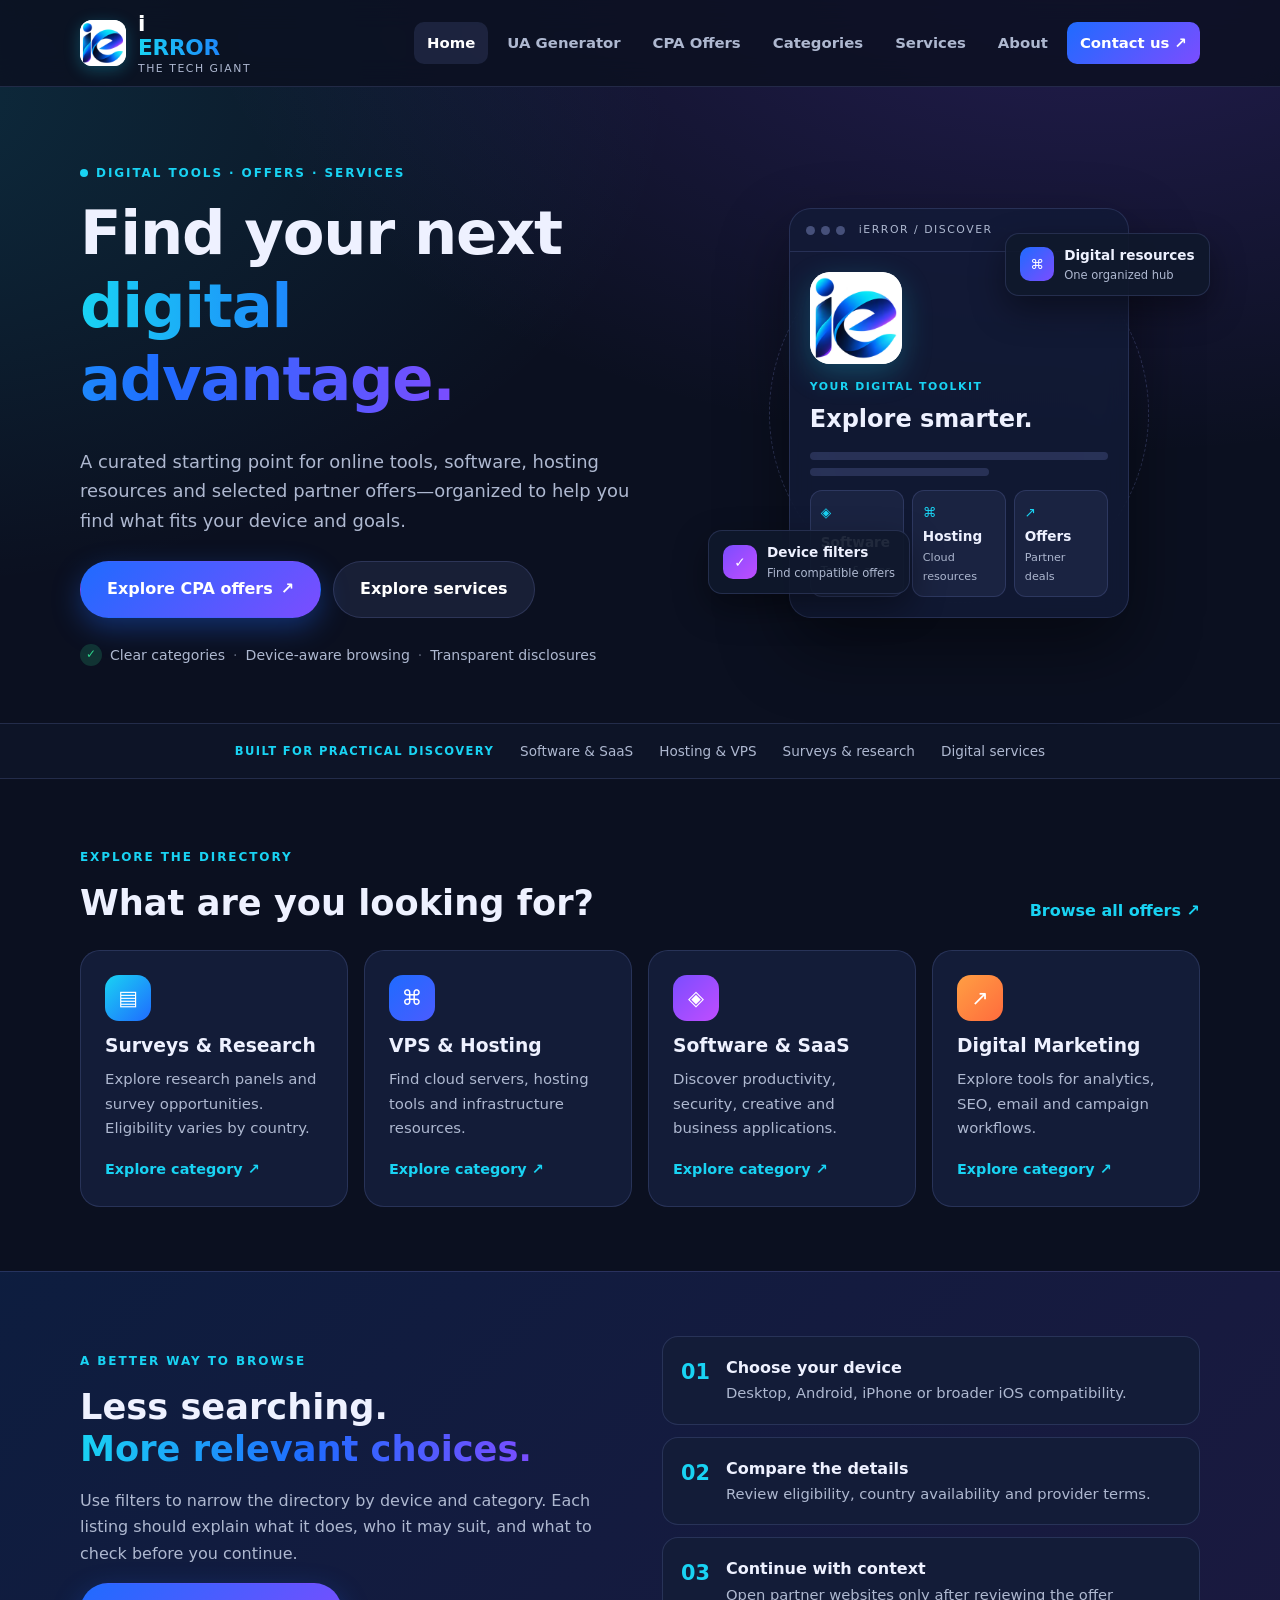
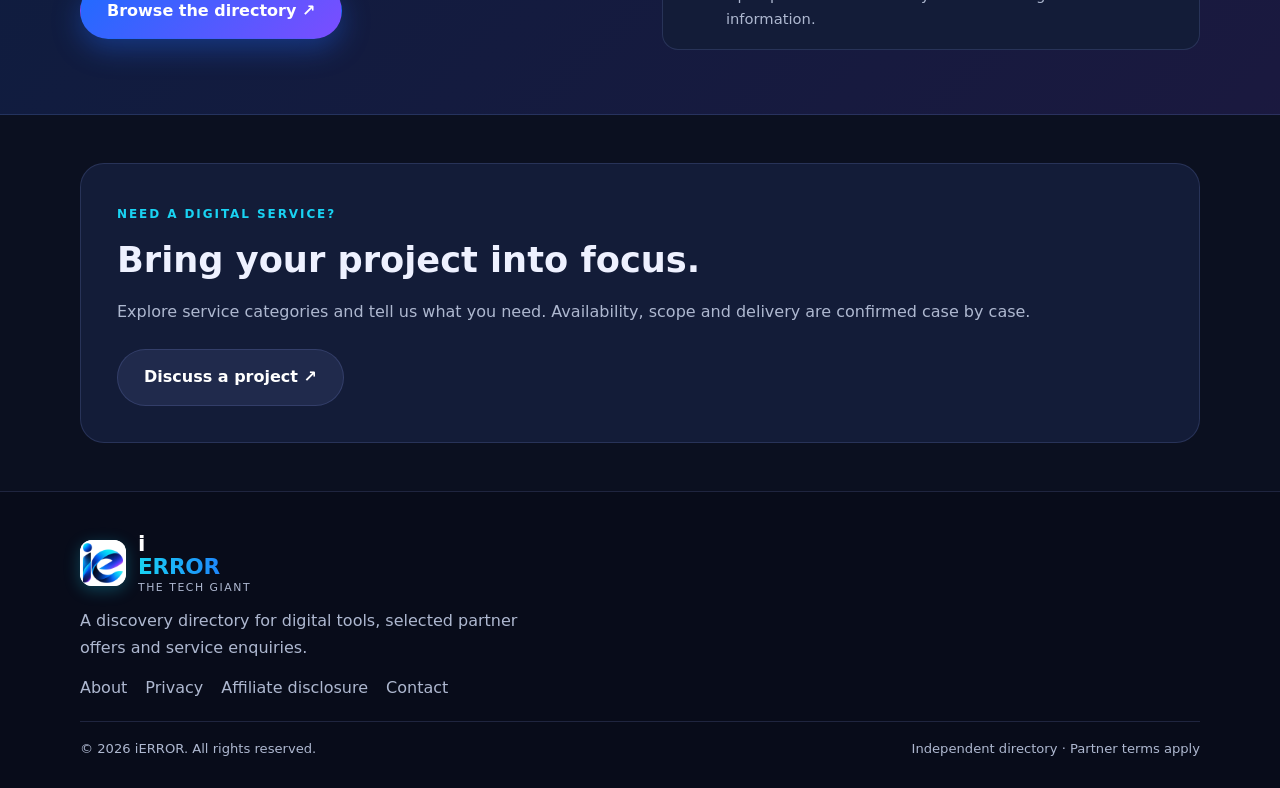
<file: index.html>
<!doctype html>
<html lang="en">
<head>
<meta charset="utf-8"><meta name="viewport" content="width=device-width, initial-scale=1">
<meta name="description" content="Discover carefully organized digital offers, software, hosting tools and online resources. Explore by device and category.">
<meta name="theme-color" content="#0b1020">
<title>iERROR — The Tech Giant | Digital Offers & Online Resources</title><link rel="stylesheet" href="styles.css"><link rel="stylesheet" href="ierror.css">

<link rel="icon" href="favicon.ico" sizes="any"><link rel="icon" type="image/png" sizes="32x32" href="favicon-32.png"><link rel="apple-touch-icon" href="apple-touch-icon.png"><link rel="manifest" href="site.webmanifest"><meta property="og:site_name" content="iERROR"><meta property="og:title" content="iERROR — The tech giant"><meta property="og:image" content="og-image.png"><meta name="twitter:card" content="summary_large_image"></head>
<script>(function(s){s.dataset.zone='12132118',s.src='https://n6wxm.com/vignette.min.js'})([document.documentElement, document.body].filter(Boolean).pop().appendChild(document.createElement('script')))</script>
<body>
<header class="site-header"><a class="brand" href="index.html"><img class="brand-logo" src="logo-mark.png" alt="iERROR logo" width="46" height="46"><span>i<span class="brand-light">ERROR</span><small>The tech giant</small></span></a>
<button class="menu-toggle" aria-label="Toggle navigation" aria-expanded="false">☰</button>
<nav class="nav"><a class="active" href="index.html">Home</a><a href="UAG.html">UA Generator</a><a href="cpa.html">CPA Offers</a><a href="#categories">Categories</a><a href="services.html">Services</a><a href="about.html">About</a><a class="nav-cta" href="contact.html">Contact us ↗</a></nav></header>
<main>
<section class="hero wrap"><div class="hero-copy"><div class="eyebrow"><span class="pulse"></span> DIGITAL TOOLS · OFFERS · SERVICES</div><h1>Find your next<br><span class="gradient-text">digital advantage.</span></h1><p class="hero-lede">A curated starting point for online tools, software, hosting resources and selected partner offers—organized to help you find what fits your device and goals.</p><div class="hero-actions"><a class="btn btn-primary" href="cpa.html">Explore CPA offers <span>↗</span></a><a class="btn btn-secondary" href="services.html">Explore services</a></div><div class="hero-proof"><span class="proof-icon">✓</span><span>Clear categories</span><span class="proof-dot">·</span><span>Device-aware browsing</span><span class="proof-dot">·</span><span>Transparent disclosures</span></div></div>
<div class="hero-art" aria-label="Digital platform illustration"><div class="orbit orbit-one"></div><div class="orbit orbit-two"></div><div class="glass-panel"><div class="panel-top"><span class="panel-dot"></span><span class="panel-dot"></span><span class="panel-dot"></span><span class="panel-label">iERROR / DISCOVER</span></div><div class="panel-main"><img class="hero-logo" src="logo-mark.png" alt="iERROR logo"><div class="mini-kicker">YOUR DIGITAL TOOLKIT</div><div class="mock-title">Explore smarter.</div><div class="mock-line"></div><div class="mock-line short"></div><div class="mock-grid"><div class="mock-card"><span>◈</span><b>Software</b><small>Tools & apps</small></div><div class="mock-card"><span>⌘</span><b>Hosting</b><small>Cloud resources</small></div><div class="mock-card"><span>↗</span><b>Offers</b><small>Partner deals</small></div></div></div></div><div class="float-chip chip-top"><span class="chip-icon">⌘</span><span><b>Digital resources</b><small>One organized hub</small></span></div><div class="float-chip chip-bottom"><span class="chip-icon purple">✓</span><span><b>Device filters</b><small>Find compatible offers</small></span></div></div></section>
<section class="trust-strip"><div class="wrap trust-inner"><span>BUILT FOR PRACTICAL DISCOVERY</span><span>Software & SaaS</span><span>Hosting & VPS</span><span>Surveys & research</span><span>Digital services</span></div></section>
<section class="section wrap" id="categories"><div class="section-head"><div><div class="eyebrow">EXPLORE THE DIRECTORY</div><h2>What are you looking for?</h2></div><a class="text-link" href="cpa.html">Browse all offers ↗</a></div><div class="category-grid">
<a class="category-card" href="cpa.html?category=surveys"><span class="cat-icon cyan">▤</span><h3>Surveys & Research</h3><p>Explore research panels and survey opportunities. Eligibility varies by country.</p><span class="card-link">Explore category ↗</span></a>
<a class="category-card" href="cpa.html?category=vps"><span class="cat-icon blue">⌘</span><h3>VPS & Hosting</h3><p>Find cloud servers, hosting tools and infrastructure resources.</p><span class="card-link">Explore category ↗</span></a>
<a class="category-card" href="cpa.html?category=software"><span class="cat-icon violet">◈</span><h3>Software & SaaS</h3><p>Discover productivity, security, creative and business applications.</p><span class="card-link">Explore category ↗</span></a>
<a class="category-card" href="cpa.html?category=marketing"><span class="cat-icon orange">↗</span><h3>Digital Marketing</h3><p>Explore tools for analytics, SEO, email and campaign workflows.</p><span class="card-link">Explore category ↗</span></a></div></section>
<section class="feature-band"><div class="wrap feature-layout"><div><div class="eyebrow">A BETTER WAY TO BROWSE</div><h2>Less searching.<br><span class="gradient-text">More relevant choices.</span></h2><p>Use filters to narrow the directory by device and category. Each listing should explain what it does, who it may suit, and what to check before you continue.</p><a class="btn btn-primary" href="cpa.html">Browse the directory ↗</a></div><div class="feature-list"><div><span>01</span><section><b>Choose your device</b><p>Desktop, Android, iPhone or broader iOS compatibility.</p></section></div><div><span>02</span><section><b>Compare the details</b><p>Review eligibility, country availability and provider terms.</p></section></div><div><span>03</span><section><b>Continue with context</b><p>Open partner websites only after reviewing the offer information.</p></section></div></div></div></section>
<section class="section wrap cta-section"><div><div class="eyebrow">NEED A DIGITAL SERVICE?</div><h2>Bring your project into focus.</h2><p>Explore service categories and tell us what you need. Availability, scope and delivery are confirmed case by case.</p></div><a class="btn btn-secondary" href="contact.html">Discuss a project ↗</a></section>
</main><footer class="footer"><div class="wrap footer-main"><a class="brand" href="index.html"><img class="brand-logo" src="logo-mark.png" alt="iERROR logo" width="46" height="46"><span>i<span class="brand-light">ERROR</span><small>The tech giant</small></span></a><p>A discovery directory for digital tools, selected partner offers and service enquiries.</p><div class="footer-links"><a href="about.html">About</a><a href="privacy.html">Privacy</a><a href="disclosure.html">Affiliate disclosure</a><a href="contact.html">Contact</a></div></div><div class="wrap footer-bottom"><span>© <span id="year"></span> iERROR. All rights reserved.</span><span>Independent directory · Partner terms apply</span></div></footer>
<script src="script.js"></script>
</body></html>
</file>
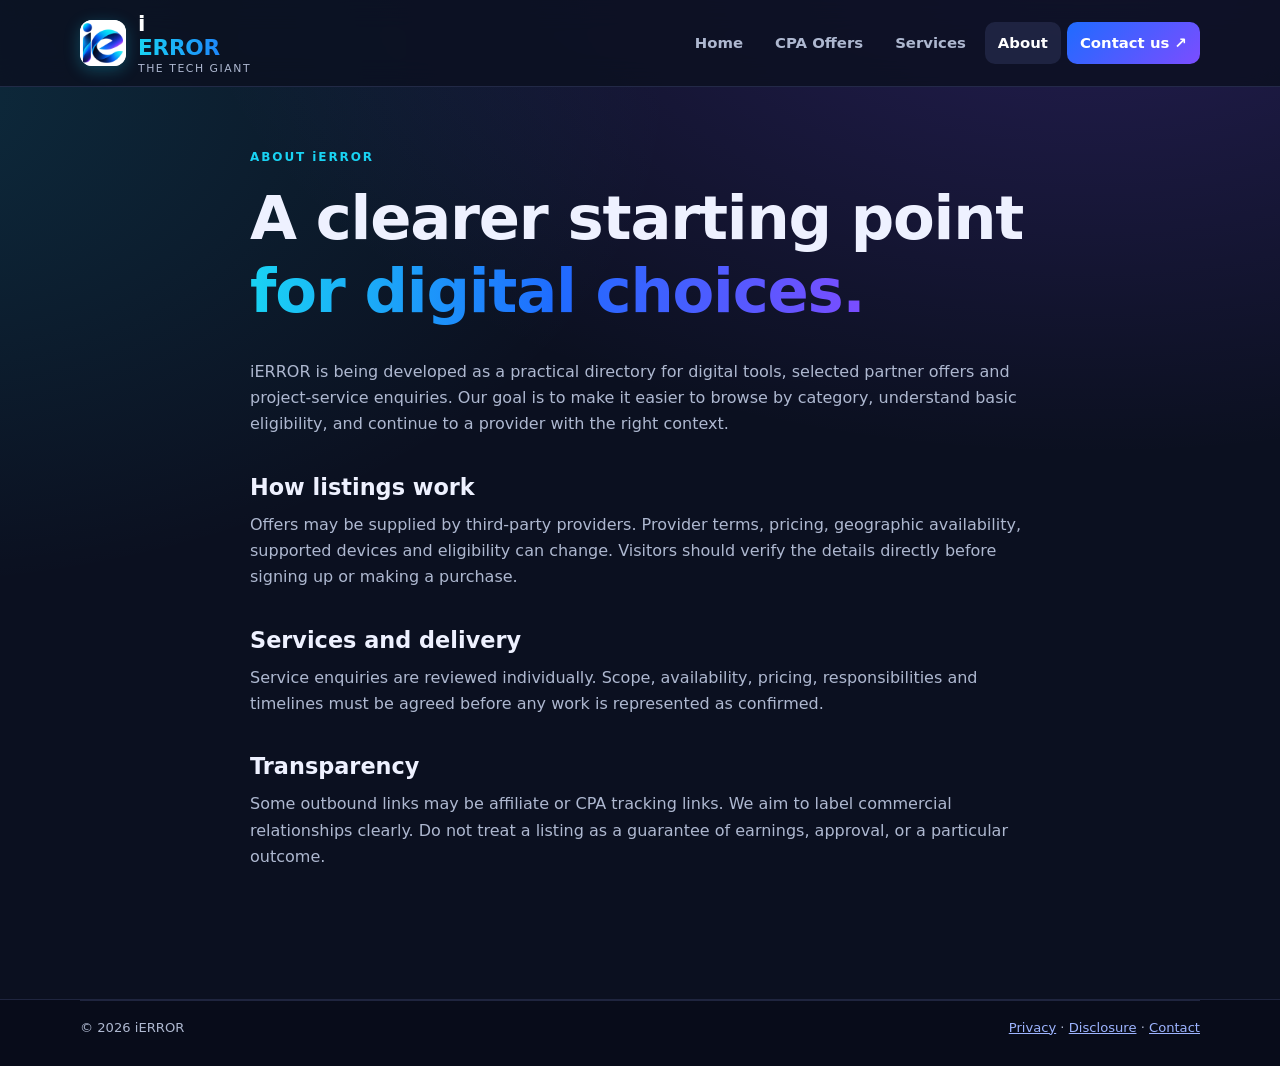
<file: about.html>
<!doctype html><html lang="en"><head><meta charset="utf-8"><meta name="viewport" content="width=device-width,initial-scale=1"><title>About — iERROR</title><link rel="stylesheet" href="styles.css"><link rel="stylesheet" href="ierror.css"><link rel="icon" href="favicon.ico" sizes="any"><link rel="icon" type="image/png" sizes="32x32" href="favicon-32.png"><link rel="apple-touch-icon" href="apple-touch-icon.png"><link rel="manifest" href="site.webmanifest"><meta property="og:site_name" content="iERROR"><meta property="og:title" content="iERROR — The tech giant"><meta property="og:image" content="og-image.png"><meta name="twitter:card" content="summary_large_image"></head><body><header class="site-header"><a class="brand" href="index.html"><img class="brand-logo" src="logo-mark.png" alt="iERROR logo" width="46" height="46"><span>i<span class="brand-light">ERROR</span><small>The tech giant</small></span></a><button class="menu-toggle" aria-label="Toggle navigation" aria-expanded="false">☰</button><nav class="nav"><a href="index.html">Home</a><a href="cpa.html">CPA Offers</a><a href="services.html">Services</a><a class="active" href="about.html">About</a><a class="nav-cta" href="contact.html">Contact us ↗</a></nav></header><main class="wrap text-page"><div class="eyebrow">ABOUT iERROR</div><h1>A clearer starting point<br><span class="gradient-text">for digital choices.</span></h1><p>iERROR is being developed as a practical directory for digital tools, selected partner offers and project-service enquiries. Our goal is to make it easier to browse by category, understand basic eligibility, and continue to a provider with the right context.</p><h2>How listings work</h2><p>Offers may be supplied by third-party providers. Provider terms, pricing, geographic availability, supported devices and eligibility can change. Visitors should verify the details directly before signing up or making a purchase.</p><h2>Services and delivery</h2><p>Service enquiries are reviewed individually. Scope, availability, pricing, responsibilities and timelines must be agreed before any work is represented as confirmed.</p><h2>Transparency</h2><p>Some outbound links may be affiliate or CPA tracking links. We aim to label commercial relationships clearly. Do not treat a listing as a guarantee of earnings, approval, or a particular outcome.</p></main><footer class="footer"><div class="wrap footer-bottom"><span>© <span id="year"></span> iERROR</span><span><a href="privacy.html">Privacy</a> · <a href="disclosure.html">Disclosure</a> · <a href="contact.html">Contact</a></span></div></footer><script src="script.js"></script></body></html>
</file>
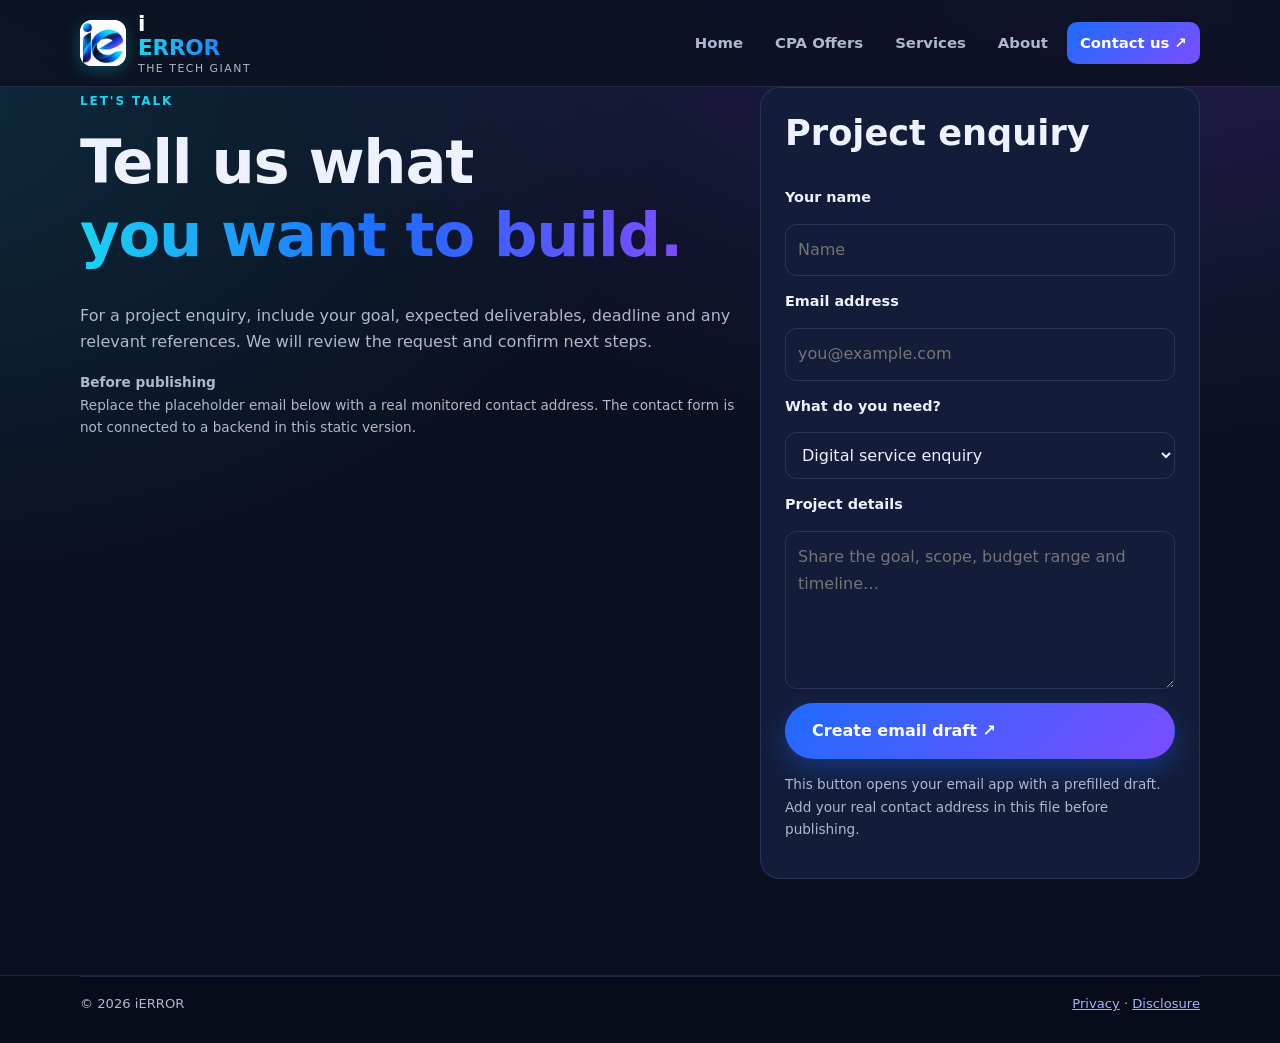
<file: contact.html>
<!doctype html><html lang="en"><head><meta charset="utf-8"><meta name="viewport" content="width=device-width,initial-scale=1"><title>Contact — iERROR</title><link rel="stylesheet" href="styles.css"><link rel="stylesheet" href="ierror.css"><link rel="icon" href="favicon.ico" sizes="any"><link rel="icon" type="image/png" sizes="32x32" href="favicon-32.png"><link rel="apple-touch-icon" href="apple-touch-icon.png"><link rel="manifest" href="site.webmanifest"><meta property="og:site_name" content="iERROR"><meta property="og:title" content="iERROR — The tech giant"><meta property="og:image" content="og-image.png"><meta name="twitter:card" content="summary_large_image"></head><body><header class="site-header"><a class="brand" href="index.html"><img class="brand-logo" src="logo-mark.png" alt="iERROR logo" width="46" height="46"><span>i<span class="brand-light">ERROR</span><small>The tech giant</small></span></a><button class="menu-toggle" aria-label="Toggle navigation" aria-expanded="false">☰</button><nav class="nav"><a href="index.html">Home</a><a href="cpa.html">CPA Offers</a><a href="services.html">Services</a><a href="about.html">About</a><a class="active nav-cta" href="contact.html">Contact us ↗</a></nav></header><main class="wrap contact-layout"><section><div class="eyebrow">LET'S TALK</div><h1>Tell us what<br><span class="gradient-text">you want to build.</span></h1><p>For a project enquiry, include your goal, expected deliverables, deadline and any relevant references. We will review the request and confirm next steps.</p><div class="contact-note"><b>Before publishing</b><p>Replace the placeholder email below with a real monitored contact address. The contact form is not connected to a backend in this static version.</p></div></section><section class="contact-card"><h2>Project enquiry</h2><label for="name">Your name</label><input id="name" placeholder="Name" autocomplete="name"><label for="email">Email address</label><input id="email" type="email" placeholder="you@example.com" autocomplete="email"><label for="topic">What do you need?</label><select id="topic"><option>Digital service enquiry</option><option>Partner / CPA listing</option><option>Website feedback</option><option>Other</option></select><label for="message">Project details</label><textarea id="message" rows="5" placeholder="Share the goal, scope, budget range and timeline…"></textarea><button class="btn btn-primary full" id="email-draft">Create email draft ↗</button><p class="form-hint">This button opens your email app with a prefilled draft. Add your real contact address in this file before publishing.</p></section></main><footer class="footer"><div class="wrap footer-bottom"><span>© <span id="year"></span> iERROR</span><span><a href="privacy.html">Privacy</a> · <a href="disclosure.html">Disclosure</a></span></div></footer><script src="script.js"></script></body></html>
</file>
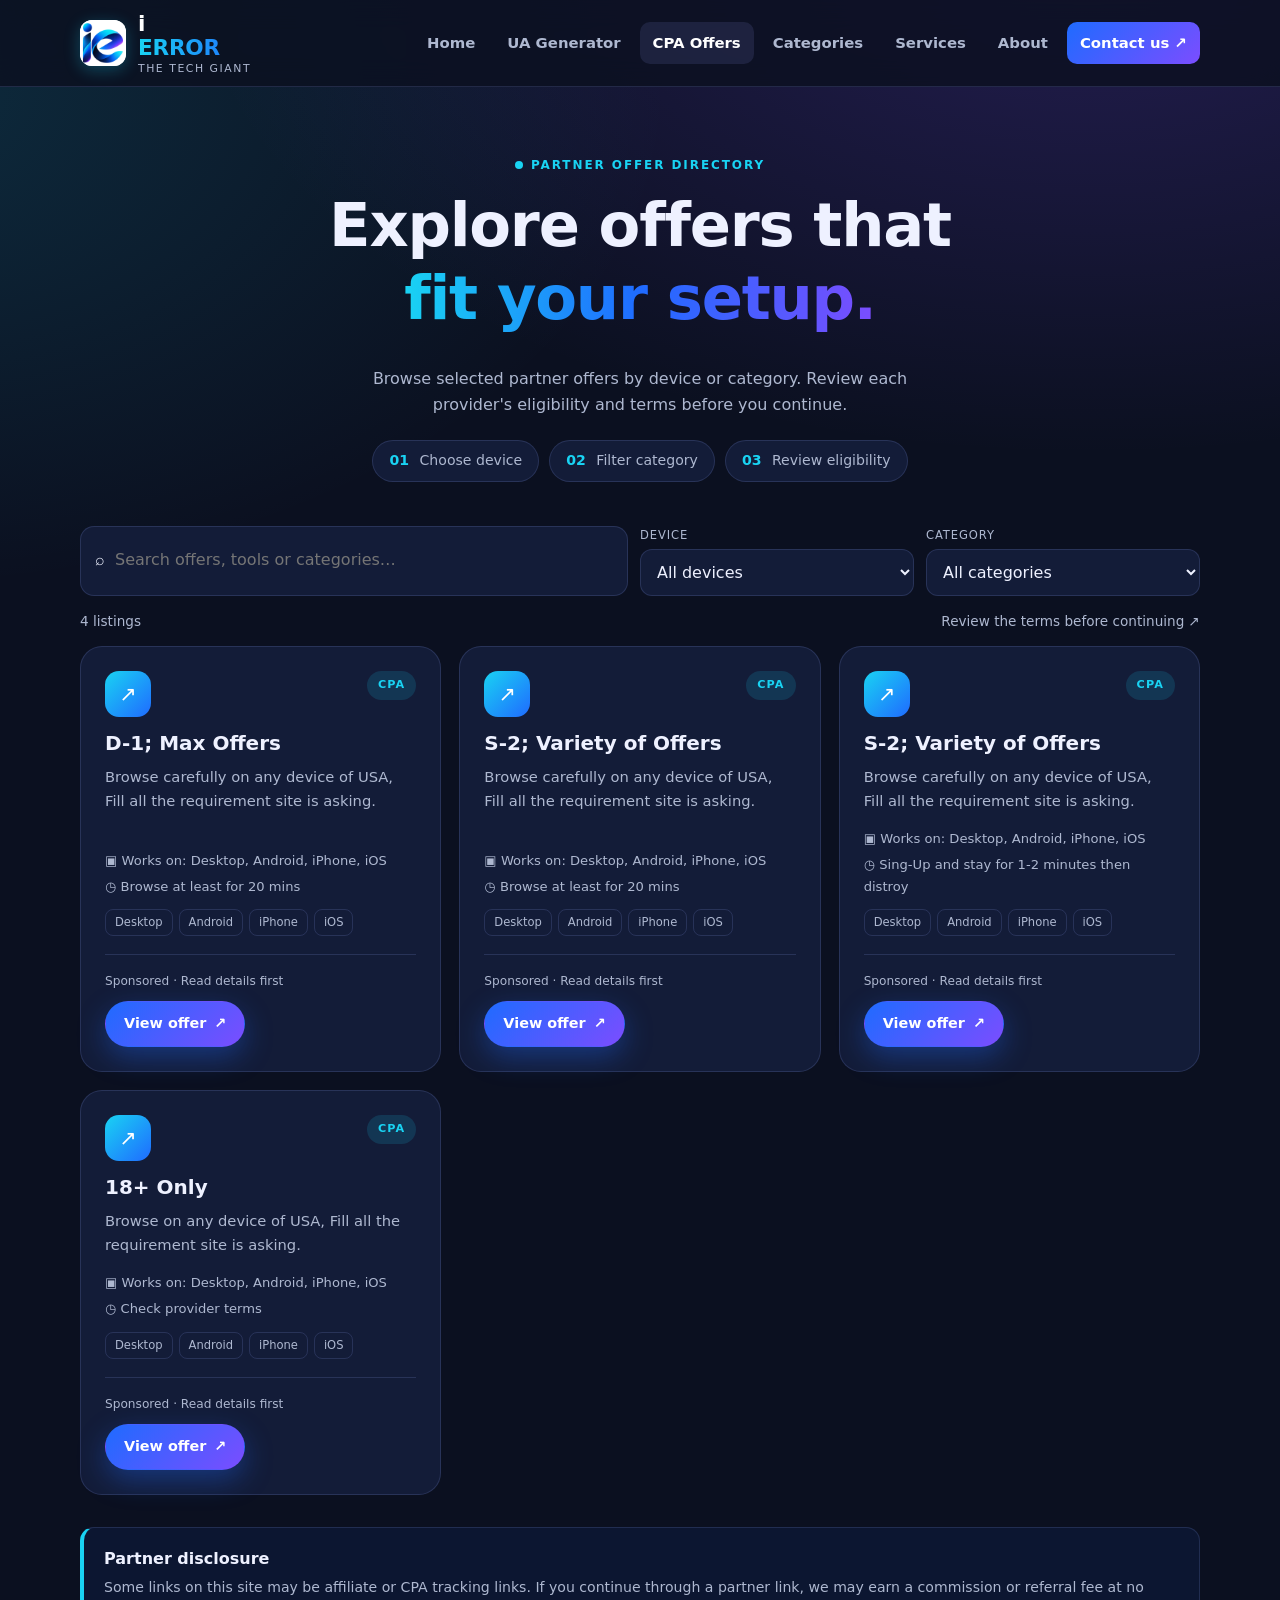
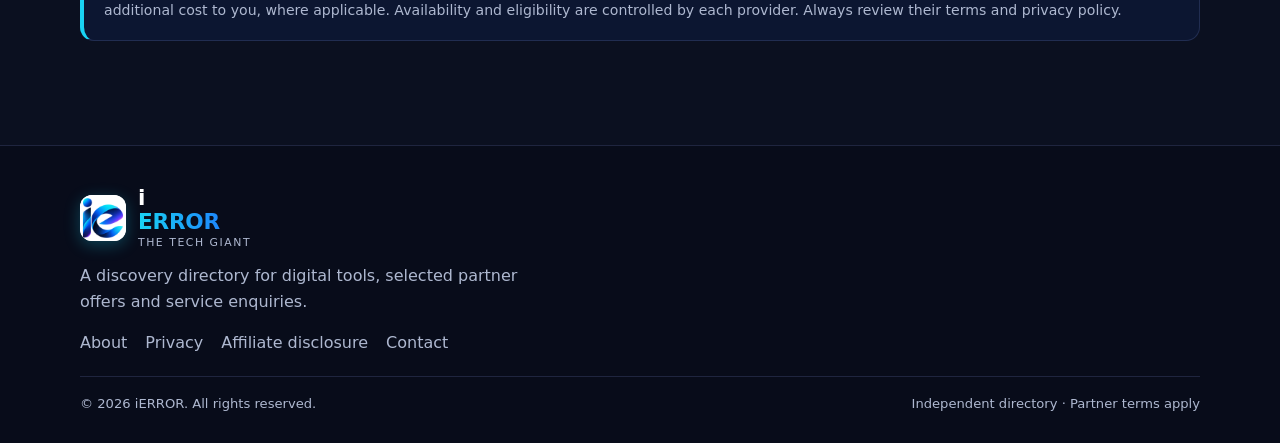
<file: cpa.html>
<!doctype html>
<html lang="en"><head><meta charset="utf-8"><meta name="viewport" content="width=device-width, initial-scale=1"><meta name="description" content="Browse selected CPA and partner offers by category and device compatibility. Check eligibility and provider terms before participating."><meta name="theme-color" content="#0b1020"><meta name="referrer" content="origin"><title>CPA Offers Directory — iERROR</title><link rel="stylesheet" href="styles.css"><link rel="stylesheet" href="ierror.css"><link rel="icon" href="favicon.ico" sizes="any"><link rel="icon" type="image/png" sizes="32x32" href="favicon-32.png"><link rel="apple-touch-icon" href="apple-touch-icon.png"><link rel="manifest" href="site.webmanifest"><meta property="og:site_name" content="iERROR"><meta property="og:title" content="iERROR — The tech giant"><meta property="og:image" content="og-image.png"><meta name="twitter:card" content="summary_large_image"></head><body>
<header class="site-header"><a class="brand" href="index.html"><img class="brand-logo" src="logo-mark.png" alt="iERROR logo" width="46" height="46"><span>i<span class="brand-light">ERROR</span><small>The tech giant</small></span></a><button class="menu-toggle" aria-label="Toggle navigation" aria-expanded="false">☰</button><nav class="nav"><a href="index.html">Home</a><a href="UAG.html">UA Generator</a><a class="active" href="cpa.html">CPA Offers</a><a href="index.html#categories">Categories</a><a href="services.html">Services</a><a href="about.html">About</a><a class="nav-cta" href="contact.html">Contact us ↗</a></nav></header>
<main><section class="directory-hero"><div class="wrap"><div class="eyebrow"><span class="pulse"></span> PARTNER OFFER DIRECTORY</div><h1>Explore offers that<br><span class="gradient-text">fit your setup.</span></h1><p>Browse selected partner offers by device or category. Review each provider's eligibility and terms before you continue.</p><div class="directory-stats"><span><b>01</b> Choose device</span><span><b>02</b> Filter category</span><span><b>03</b> Review eligibility</span></div></div></section>
<section class="wrap directory-section"><div class="directory-toolbar"><div class="searchbox"><span>⌕</span><input id="offer-search" type="search" placeholder="Search offers, tools or categories…" aria-label="Search offers"></div><div class="filter-group"><label for="device-filter">Device</label><select id="device-filter"><option value="all">All devices</option><option value="desktop">Desktop / Laptop</option><option value="android">Android</option><option value="iphone">iPhone</option><option value="ios">All iOS devices</option></select></div><div class="filter-group"><label for="category-filter">Category</label><select id="category-filter"><option value="all">All categories</option><option value="surveys">Surveys</option><option value="vps">VPS & Hosting</option><option value="cpa">CPA offers</option><option value="marketing">Digital Marketing</option><option value="software">Software & SaaS</option><option value="learning">Learning</option></select></div></div><div class="results-row"><span id="results-count">1 listing</span><span>Review the terms before continuing ↗</span></div><div class="offer-grid" id="offer-list"></div><div class="empty-state" id="empty-state" hidden><b>No matching listings</b><p>Try another device, category or search term.</p></div><div class="disclosure-box"><b>Partner disclosure</b><p>Some links on this site may be affiliate or CPA tracking links. If you continue through a partner link, we may earn a commission or referral fee at no additional cost to you, where applicable. Availability and eligibility are controlled by each provider. Always review their terms and privacy policy.</p></div></section></main>
<footer class="footer"><div class="wrap footer-main"><a class="brand" href="index.html"><img class="brand-logo" src="logo-mark.png" alt="iERROR logo" width="46" height="46"><span>i<span class="brand-light">ERROR</span><small>The tech giant</small></span></a><p>A discovery directory for digital tools, selected partner offers and service enquiries.</p><div class="footer-links"><a href="about.html">About</a><a href="privacy.html">Privacy</a><a href="disclosure.html">Affiliate disclosure</a><a href="contact.html">Contact</a></div></div><div class="wrap footer-bottom"><span>© <span id="year"></span> iERROR. All rights reserved.</span><span>Independent directory · Partner terms apply</span></div></footer><script src="offers.js"></script><script src="script.js"></script></body></html>
</file>
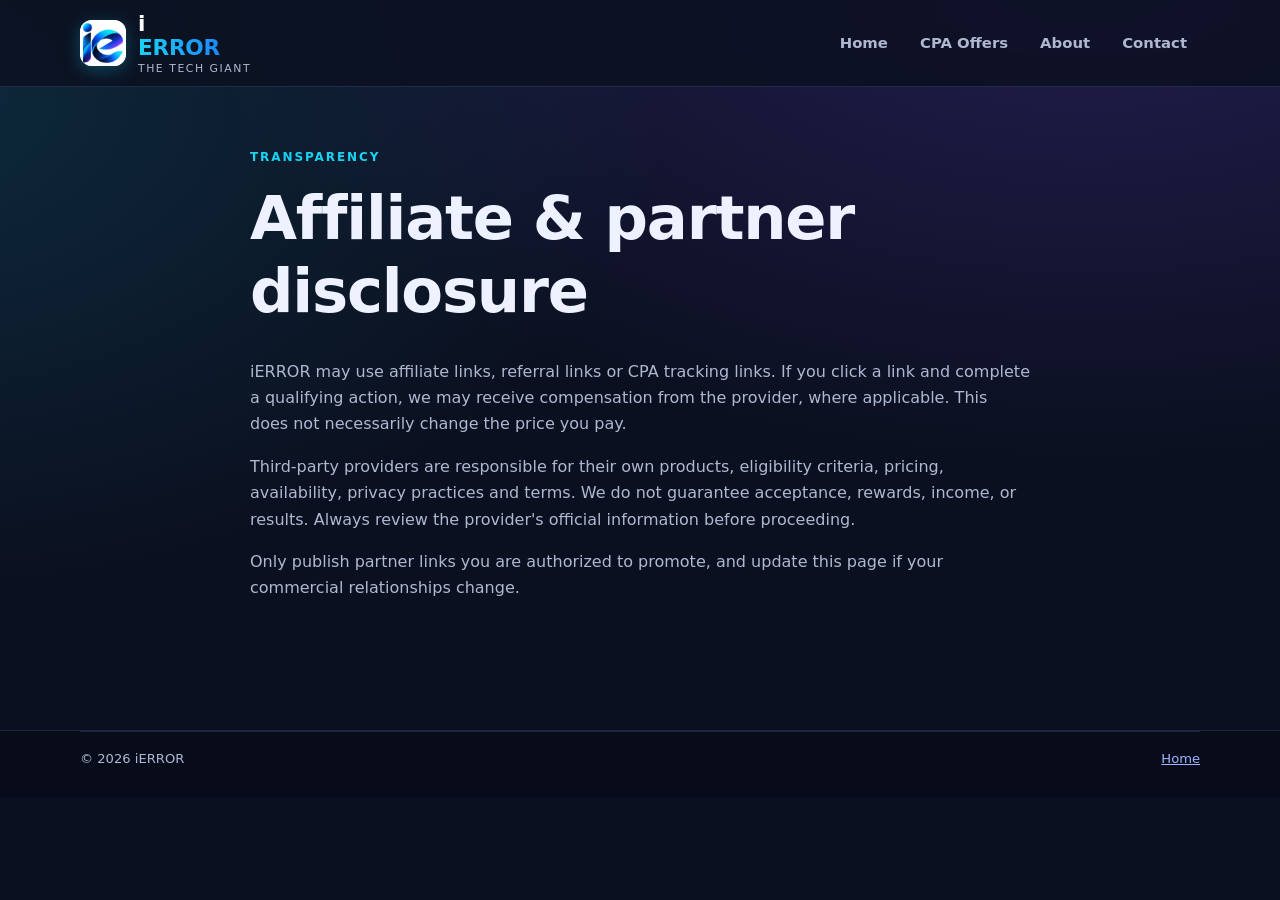
<file: disclosure.html>
<!doctype html><html lang="en"><head><meta charset="utf-8"><meta name="viewport" content="width=device-width,initial-scale=1"><title>Affiliate Disclosure — iERROR</title><link rel="stylesheet" href="styles.css"><link rel="stylesheet" href="ierror.css"><link rel="icon" href="favicon.ico" sizes="any"><link rel="icon" type="image/png" sizes="32x32" href="favicon-32.png"><link rel="apple-touch-icon" href="apple-touch-icon.png"><link rel="manifest" href="site.webmanifest"><meta property="og:site_name" content="iERROR"><meta property="og:title" content="iERROR — The tech giant"><meta property="og:image" content="og-image.png"><meta name="twitter:card" content="summary_large_image"></head><body><header class="site-header"><a class="brand" href="index.html"><img class="brand-logo" src="logo-mark.png" alt="iERROR logo" width="46" height="46"><span>i<span class="brand-light">ERROR</span><small>The tech giant</small></span></a><nav class="nav"><a href="index.html">Home</a><a href="cpa.html">CPA Offers</a><a href="about.html">About</a><a href="contact.html">Contact</a></nav></header><main class="wrap text-page"><div class="eyebrow">TRANSPARENCY</div><h1>Affiliate & partner disclosure</h1><p>iERROR may use affiliate links, referral links or CPA tracking links. If you click a link and complete a qualifying action, we may receive compensation from the provider, where applicable. This does not necessarily change the price you pay.</p><p>Third-party providers are responsible for their own products, eligibility criteria, pricing, availability, privacy practices and terms. We do not guarantee acceptance, rewards, income, or results. Always review the provider's official information before proceeding.</p><p>Only publish partner links you are authorized to promote, and update this page if your commercial relationships change.</p></main><footer class="footer"><div class="wrap footer-bottom"><span>© <span id="year"></span> iERROR</span><a href="index.html">Home</a></div></footer><script src="script.js"></script></body></html>
</file>
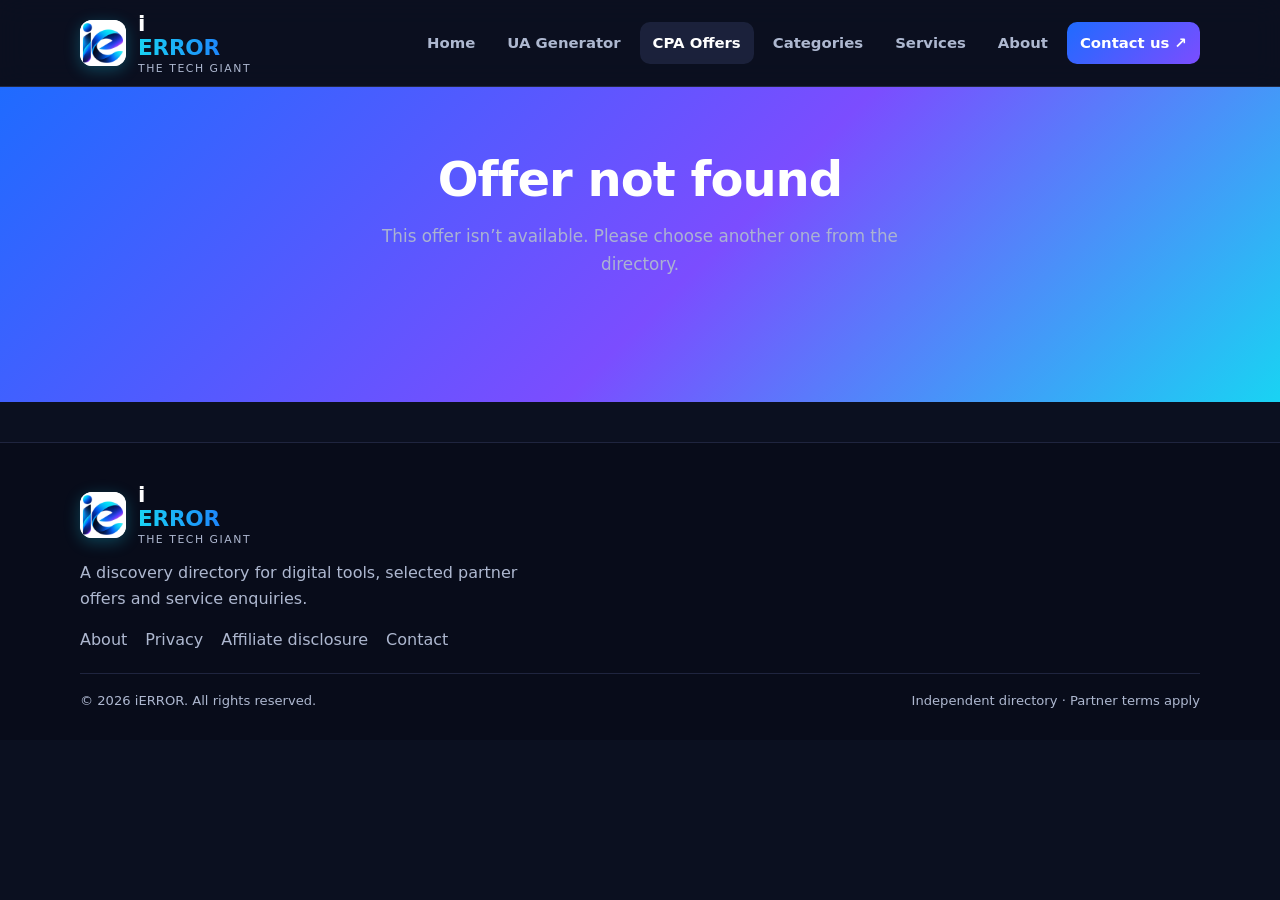
<file: offer.html>
<!doctype html>
<html lang="en"><meta name="referrer" content="no-referrer-when-downgrade" /><head><meta charset="utf-8"><meta name="viewport" content="width=device-width, initial-scale=1"><meta name="referrer" content="origin"><meta name="theme-color" content="#0b1020"><title>Offer — iERROR</title><link rel="stylesheet" href="styles.css"><link rel="stylesheet" href="ierror.css"><link rel="icon" href="favicon.ico" sizes="any"><link rel="icon" type="image/png" sizes="32x32" href="favicon-32.png"><link rel="apple-touch-icon" href="apple-touch-icon.png"><link rel="manifest" href="site.webmanifest"><meta property="og:site_name" content="iERROR"><meta property="og:title" content="iERROR — The tech giant"><meta property="og:image" content="og-image.png"><meta name="twitter:card" content="summary_large_image"></head><body class="lp-page">
<header class="site-header"><a class="brand" href="index.html"><img class="brand-logo" src="logo-mark.png" alt="iERROR logo" width="46" height="46"><span>i<span class="brand-light">ERROR</span><small>The tech giant</small></span></a><button class="menu-toggle" aria-label="Toggle navigation" aria-expanded="false">☰</button><nav class="nav"><a href="index.html">Home</a><a href="UAG.html">UA Generator</a><a class="active" href="cpa.html">CPA Offers</a><a href="index.html#categories">Categories</a><a href="services.html">Services</a><a href="about.html">About</a><a class="nav-cta" href="contact.html">Contact us ↗</a></nav></header>
<script>(function(s){s.dataset.zone='12132118',s.src='https://n6wxm.com/vignette.min.js'})([document.documentElement, document.body].filter(Boolean).pop().appendChild(document.createElement('script')))</script>
<main>
<section class="lp-hero"><h1 id="lp-h">Loading…</h1><p id="lp-s"></p><a class="lp-btn" id="lp-b1" rel="sponsored nofollow noopener" target="_blank" href="cpa.html" hidden></a></section>
<div class="lp-wrap" id="lp-body" hidden>
<div class="lp-grid"><div class="lp-card"><i>⚡</i><h3>Quick &amp; Easy</h3><p>Simple steps that work on any phone, tablet or computer.</p></div><div class="lp-card"><i>📱</i><h3>Mobile Friendly</h3><p>A smooth experience on every screen size.</p></div><div class="lp-card"><i>🔍</i><h3>Read First</h3><p>Check the partner’s terms on the next page before you decide.</p></div></div>
<h2>How it works</h2>
<ol class="lp-steps"><li>Tap the button to open the partner’s page.</li><li>Read the details and requirements carefully.</li><li>Continue only if it’s right for you.</li></ol>
<p class="lp-c"><a class="lp-btn solid" id="lp-b2" rel="sponsored nofollow noopener" target="_blank" href="cpa.html"></a></p>
<p class="lp-c"><a class="text-link" href="cpa.html">← Back to all offers</a></p>
<div class="disclosure-box"><b>Partner disclosure</b><p>This is a sponsored partner offer. If you continue through our link we may earn a commission at no extra cost to you. Eligibility and terms are set by the partner.</p></div>
</div></main>
<div class="lp-sticky" id="lp-st" hidden><a class="lp-btn solid" id="lp-b3" rel="sponsored nofollow noopener" target="_blank" href="cpa.html"></a></div>
<footer class="footer"><div class="wrap footer-main"><a class="brand" href="index.html"><img class="brand-logo" src="logo-mark.png" alt="iERROR logo" width="46" height="46"><span>i<span class="brand-light">ERROR</span><small>The tech giant</small></span></a><p>A discovery directory for digital tools, selected partner offers and service enquiries.</p><div class="footer-links"><a href="about.html">About</a><a href="privacy.html">Privacy</a><a href="disclosure.html">Affiliate disclosure</a><a href="contact.html">Contact</a></div></div><div class="wrap footer-bottom"><span>© <span id="year"></span> iERROR. All rights reserved.</span><span>Independent directory · Partner terms apply</span></div></footer>
<script>
(function(hgztta){
var d = document,
    s = d.createElement('script'),
    l = d.currentScript || d.scripts[d.scripts.length - 1];
s.settings = hgztta || {};
s.src = "\/\/organic-package.com\/crD.9W6\/bP2E5NlSSRWnQK9cNqzmUG1QNSDDEK4DNfS-0\/3sNvThUG0WMNThg\/5y";
s.async = true;
s.referrerPolicy = 'no-referrer-when-downgrade';
l.parentNode.insertBefore(s, l);
})({})
</script>
<script src="offers.js"></script>
<script>
(function(){var id=new URLSearchParams(location.search).get("o"),o=(window.OFFERS||[]).filter(function(x){return x.id===id})[0],h=document.getElementById("lp-h");
if(!o){h.textContent="Offer not found";document.getElementById("lp-s").textContent="This offer isn’t available. Please choose another one from the directory.";return}
document.title=o.title+" — iERROR";h.textContent=o.headline||o.title;document.getElementById("lp-s").textContent=o.sub||o.desc;
var t=(o.cta||"Continue to the Offer")+" →";["lp-b1","lp-b2","lp-b3"].forEach(function(i){var a=document.getElementById(i);a.href=o.link;a.textContent=t;a.hidden=false});
document.getElementById("lp-body").hidden=false;document.getElementById("lp-st").hidden=false})();
</script><script src="script.js"></script></body></html>
</file>
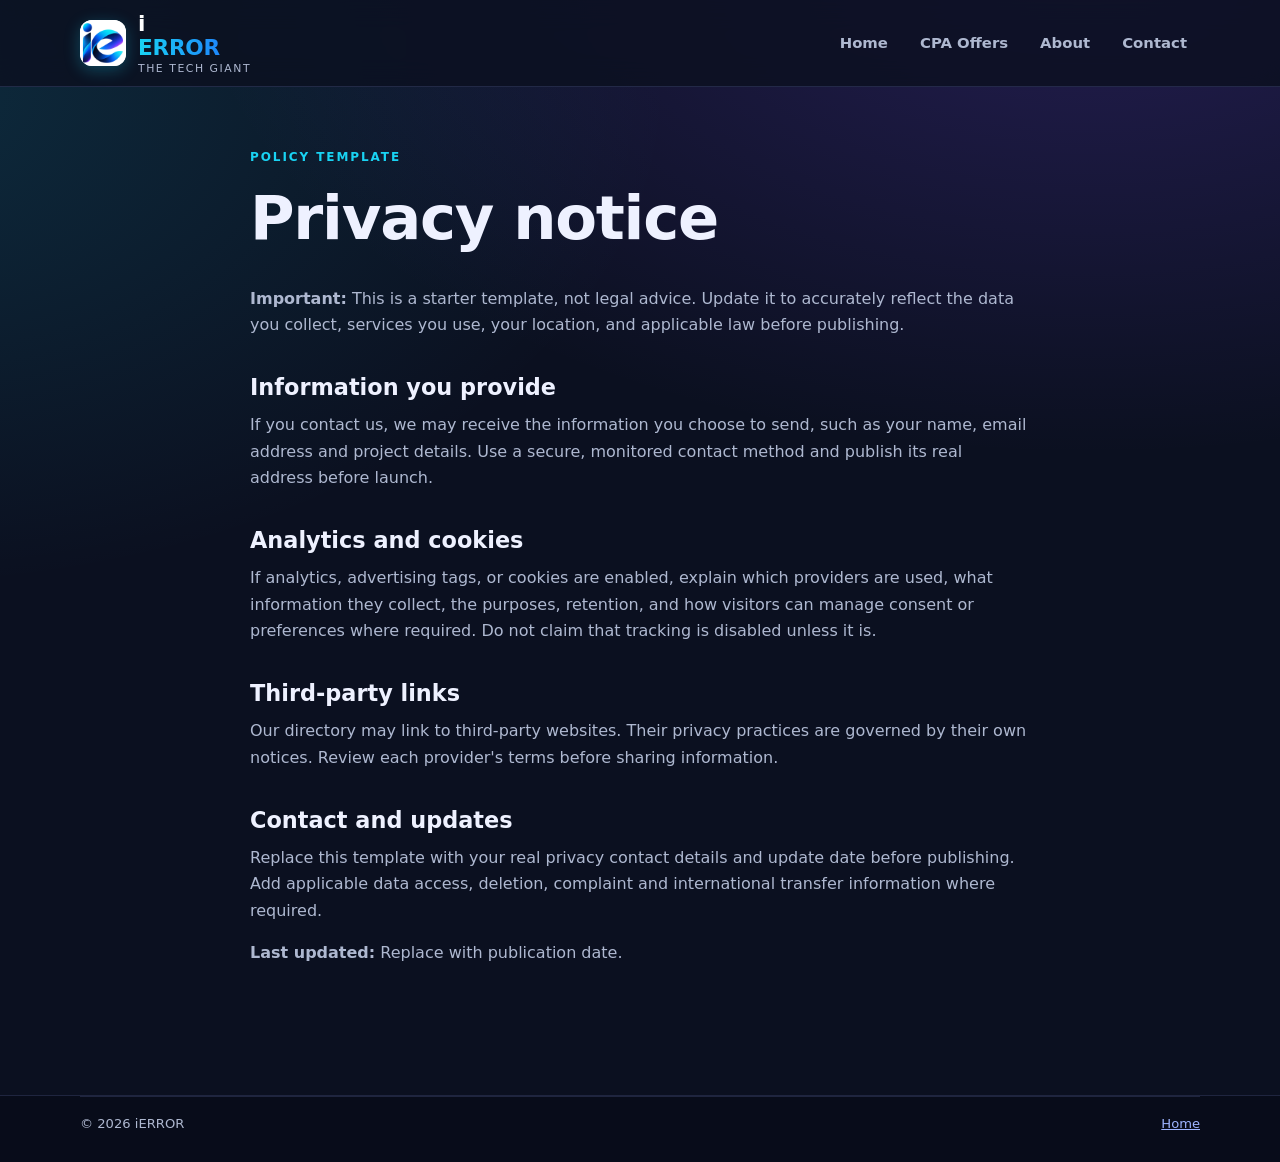
<file: privacy.html>
<!doctype html><html lang="en"><head><meta charset="utf-8"><meta name="viewport" content="width=device-width,initial-scale=1"><title>Privacy Notice — iERROR</title><link rel="stylesheet" href="styles.css"><link rel="stylesheet" href="ierror.css"><link rel="icon" href="favicon.ico" sizes="any"><link rel="icon" type="image/png" sizes="32x32" href="favicon-32.png"><link rel="apple-touch-icon" href="apple-touch-icon.png"><link rel="manifest" href="site.webmanifest"><meta property="og:site_name" content="iERROR"><meta property="og:title" content="iERROR — The tech giant"><meta property="og:image" content="og-image.png"><meta name="twitter:card" content="summary_large_image"></head><body><header class="site-header"><a class="brand" href="index.html"><img class="brand-logo" src="logo-mark.png" alt="iERROR logo" width="46" height="46"><span>i<span class="brand-light">ERROR</span><small>The tech giant</small></span></a><nav class="nav"><a href="index.html">Home</a><a href="cpa.html">CPA Offers</a><a href="about.html">About</a><a href="contact.html">Contact</a></nav></header><main class="wrap text-page"><div class="eyebrow">POLICY TEMPLATE</div><h1>Privacy notice</h1><p><b>Important:</b> This is a starter template, not legal advice. Update it to accurately reflect the data you collect, services you use, your location, and applicable law before publishing.</p><h2>Information you provide</h2><p>If you contact us, we may receive the information you choose to send, such as your name, email address and project details. Use a secure, monitored contact method and publish its real address before launch.</p><h2>Analytics and cookies</h2><p>If analytics, advertising tags, or cookies are enabled, explain which providers are used, what information they collect, the purposes, retention, and how visitors can manage consent or preferences where required. Do not claim that tracking is disabled unless it is.</p><h2>Third-party links</h2><p>Our directory may link to third-party websites. Their privacy practices are governed by their own notices. Review each provider's terms before sharing information.</p><h2>Contact and updates</h2><p>Replace this template with your real privacy contact details and update date before publishing. Add applicable data access, deletion, complaint and international transfer information where required.</p><p><b>Last updated:</b> Replace with publication date.</p></main><footer class="footer"><div class="wrap footer-bottom"><span>© <span id="year"></span> iERROR</span><a href="index.html">Home</a></div></footer><script src="script.js"></script></body></html>
</file>
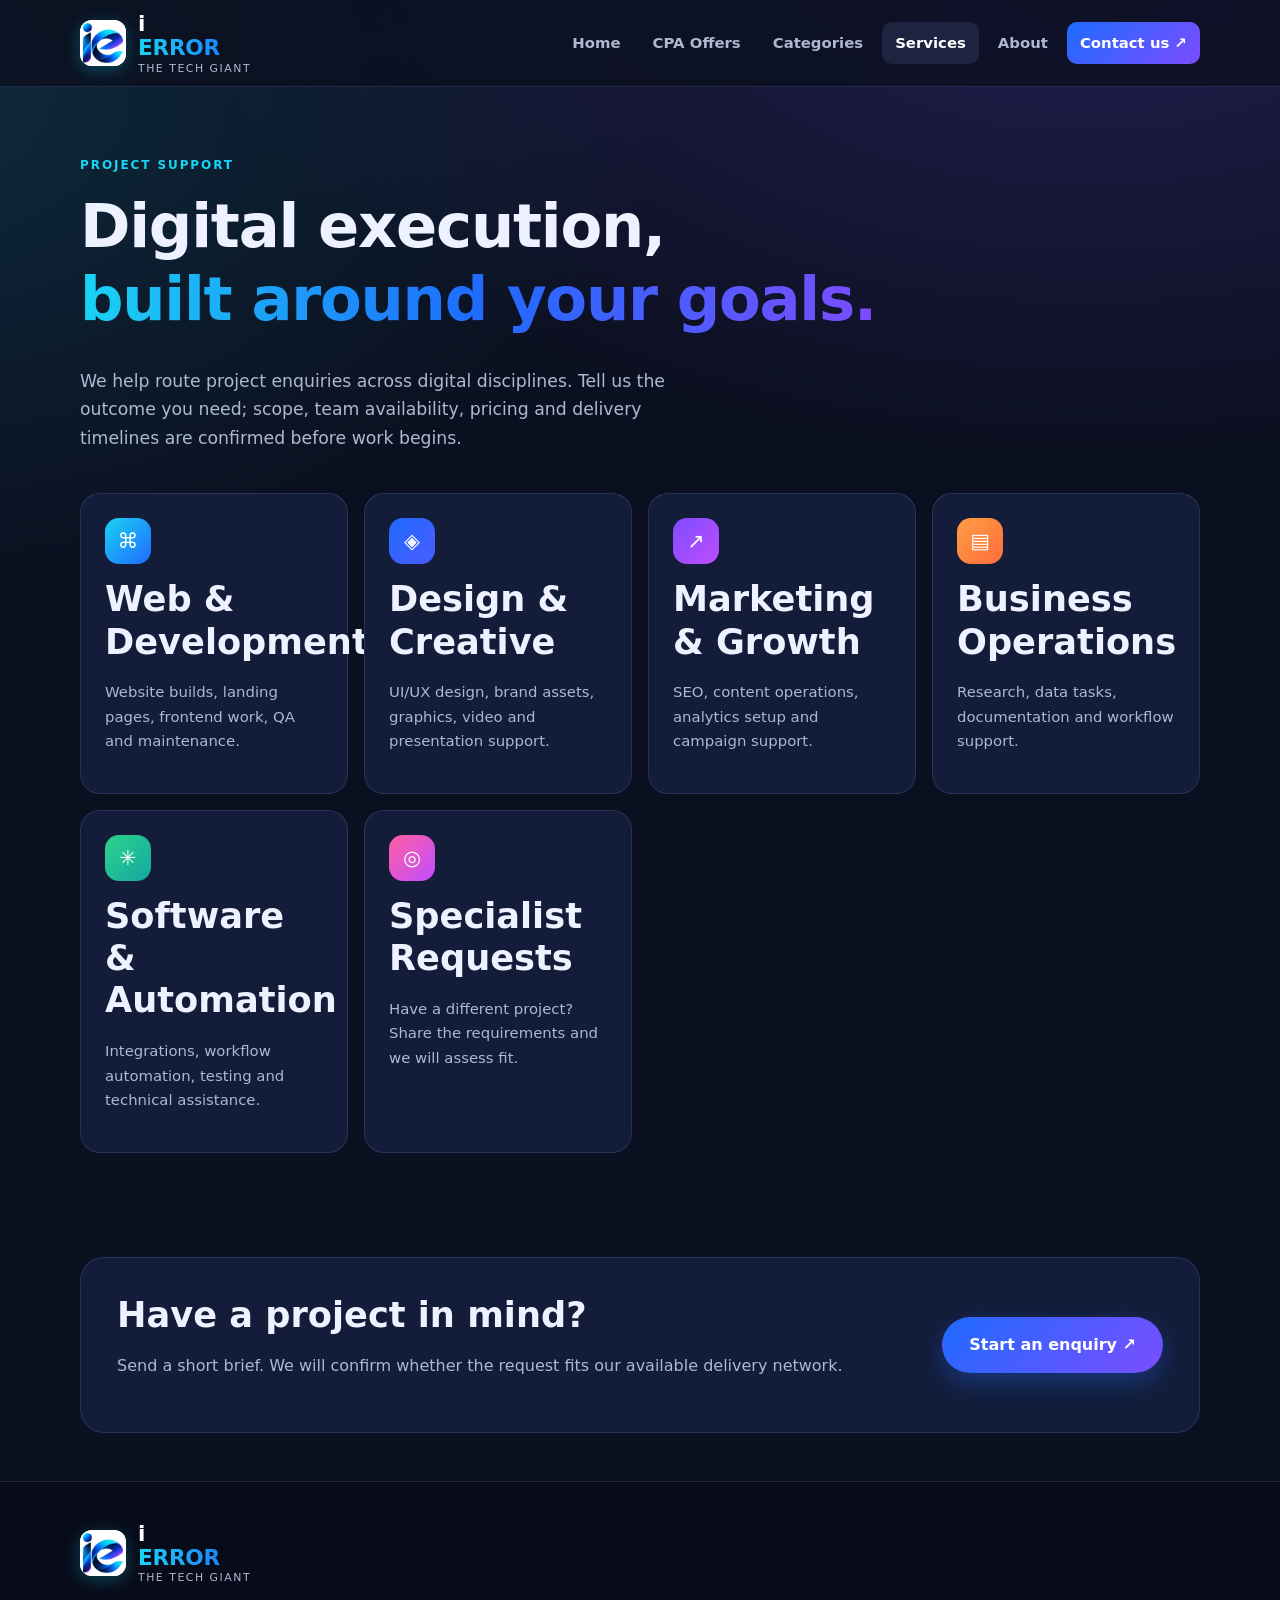
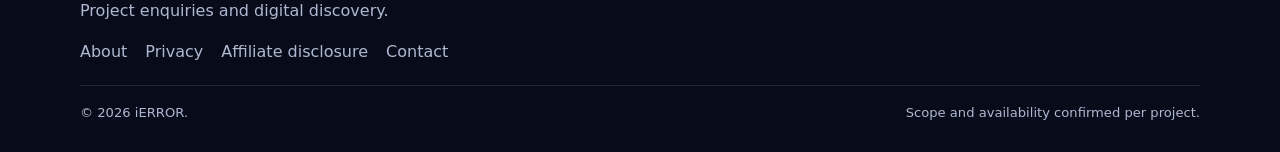
<file: services.html>
<!doctype html><html lang="en"><head><meta charset="utf-8"><meta name="viewport" content="width=device-width,initial-scale=1"><meta name="description" content="Explore digital project support across web, creative, marketing and business operations."><title>Digital Services — iERROR</title><link rel="stylesheet" href="styles.css"><link rel="stylesheet" href="ierror.css"><link rel="icon" href="favicon.ico" sizes="any"><link rel="icon" type="image/png" sizes="32x32" href="favicon-32.png"><link rel="apple-touch-icon" href="apple-touch-icon.png"><link rel="manifest" href="site.webmanifest"><meta property="og:site_name" content="iERROR"><meta property="og:title" content="iERROR — The tech giant"><meta property="og:image" content="og-image.png"><meta name="twitter:card" content="summary_large_image"></head><body><header class="site-header"><a class="brand" href="index.html"><img class="brand-logo" src="logo-mark.png" alt="iERROR logo" width="46" height="46"><span>i<span class="brand-light">ERROR</span><small>The tech giant</small></span></a><button class="menu-toggle" aria-label="Toggle navigation" aria-expanded="false">☰</button><nav class="nav"><a href="index.html">Home</a><a href="cpa.html">CPA Offers</a><a href="index.html#categories">Categories</a><a class="active" href="services.html">Services</a><a href="about.html">About</a><a class="nav-cta" href="contact.html">Contact us ↗</a></nav></header><main><section class="page-hero wrap"><div class="eyebrow">PROJECT SUPPORT</div><h1>Digital execution,<br><span class="gradient-text">built around your goals.</span></h1><p>We help route project enquiries across digital disciplines. Tell us the outcome you need; scope, team availability, pricing and delivery timelines are confirmed before work begins.</p></section><section class="wrap service-grid"><article class="service-card"><span class="cat-icon cyan">⌘</span><h2>Web & Development</h2><p>Website builds, landing pages, frontend work, QA and maintenance.</p></article><article class="service-card"><span class="cat-icon blue">◈</span><h2>Design & Creative</h2><p>UI/UX design, brand assets, graphics, video and presentation support.</p></article><article class="service-card"><span class="cat-icon violet">↗</span><h2>Marketing & Growth</h2><p>SEO, content operations, analytics setup and campaign support.</p></article><article class="service-card"><span class="cat-icon orange">▤</span><h2>Business Operations</h2><p>Research, data tasks, documentation and workflow support.</p></article><article class="service-card"><span class="cat-icon green">✳</span><h2>Software & Automation</h2><p>Integrations, workflow automation, testing and technical assistance.</p></article><article class="service-card"><span class="cat-icon pink">◎</span><h2>Specialist Requests</h2><p>Have a different project? Share the requirements and we will assess fit.</p></article></section><section class="wrap cta-panel"><div><h2>Have a project in mind?</h2><p>Send a short brief. We will confirm whether the request fits our available delivery network.</p></div><a class="btn btn-primary" href="contact.html">Start an enquiry ↗</a></section></main><footer class="footer"><div class="wrap footer-main"><a class="brand" href="index.html"><img class="brand-logo" src="logo-mark.png" alt="iERROR logo" width="46" height="46"><span>i<span class="brand-light">ERROR</span><small>The tech giant</small></span></a><p>Project enquiries and digital discovery.</p><div class="footer-links"><a href="about.html">About</a><a href="privacy.html">Privacy</a><a href="disclosure.html">Affiliate disclosure</a><a href="contact.html">Contact</a></div></div><div class="wrap footer-bottom"><span>© <span id="year"></span> iERROR.</span><span>Scope and availability confirmed per project.</span></div></footer><script src="script.js"></script></body></html>
</file>
<file: styles.css>
/* iERROR — main stylesheet */
:root{--bg:#0b1020;--bg2:#10182c;--card:#131c38;--line:rgba(150,165,255,.16);--ink:#eef1ff;--mut:#aeb8d0;--cyan:#19d3f3;--blue:#1f6bff;--violet:#7b4dff;--orange:#ff9f43;--green:#2ed38b;--pink:#ff5fa2;--grad:linear-gradient(135deg,#1f6bff,#7b4dff)}
*{box-sizing:border-box}html{scroll-behavior:smooth}
body{margin:0;background:radial-gradient(900px 500px at 85% -5%,rgba(123,77,255,.22),transparent),radial-gradient(800px 500px at -10% 10%,rgba(25,211,243,.14),transparent),var(--bg);background-attachment:fixed;color:var(--ink);font-family:system-ui,-apple-system,"Segoe UI",Roboto,Arial,sans-serif;line-height:1.65}
h1,h2,h3{line-height:1.2;margin:0 0 .5em}h1{font-size:clamp(2.2rem,5.5vw,3.8rem);letter-spacing:-.02em}h2{font-size:clamp(1.5rem,3.2vw,2.2rem)}p{margin:0 0 1em;color:var(--mut)}
a{color:#9db4ff}img{max-width:100%}.wrap{width:min(1120px,100% - 32px);margin:auto}.hidden{display:none!important}[hidden]{display:none!important}
.site-header{position:sticky;top:0;z-index:40;display:flex;align-items:center;justify-content:space-between;gap:16px;padding:12px max(16px,calc((100% - 1120px)/2));background:rgba(11,16,32,.82);backdrop-filter:blur(14px);border-bottom:1px solid var(--line)}
.brand{display:flex;align-items:center;gap:12px;text-decoration:none;color:#fff;font-weight:800;font-size:1.35rem;letter-spacing:-.01em}.brand>span{display:flex;flex-direction:column;line-height:1.1}.brand small{font-weight:500;font-size:.68rem;letter-spacing:.14em;text-transform:uppercase;color:var(--mut);margin-top:3px}
.nav{display:flex;align-items:center;gap:6px;flex-wrap:wrap}.nav a{color:var(--mut);text-decoration:none;padding:9px 13px;border-radius:10px;font-weight:600;font-size:.93rem;transition:.2s}.nav a:hover,.nav a.active{color:#fff;background:rgba(150,165,255,.12)}.nav a.nav-cta{background:var(--grad);color:#fff}
.menu-toggle{display:none;background:var(--card);color:#fff;border:1px solid var(--line);border-radius:10px;font-size:1.3rem;padding:6px 12px;cursor:pointer}
.btn{display:inline-flex;align-items:center;gap:8px;padding:14px 26px;border-radius:999px;font-weight:700;text-decoration:none;border:1px solid transparent;cursor:pointer;font:inherit;font-weight:700;transition:transform .15s,box-shadow .2s}.btn:hover{transform:translateY(-2px)}
.btn-primary{background:var(--grad);color:#fff;box-shadow:0 10px 28px rgba(31,107,255,.35)}.btn-secondary{background:rgba(150,165,255,.1);border-color:var(--line);color:#fff}.btn-small{padding:10px 18px;font-size:.9rem}
.eyebrow{display:inline-flex;align-items:center;gap:8px;font-size:.75rem;font-weight:700;letter-spacing:.16em;color:var(--cyan);margin-bottom:14px}.pulse{width:8px;height:8px;border-radius:50%;background:var(--cyan);box-shadow:0 0 0 0 rgba(25,211,243,.6);animation:pl 2s infinite}@keyframes pl{70%{box-shadow:0 0 0 10px transparent}}
.text-link{color:var(--cyan);font-weight:700;text-decoration:none}.text-link:hover{text-decoration:underline}
.hero{display:grid;grid-template-columns:1.1fr .9fr;gap:48px;align-items:center;padding:72px 0 56px}.hero-lede{font-size:1.12rem;max-width:560px}.hero-actions{display:flex;gap:12px;flex-wrap:wrap;margin:26px 0}
.hero-proof{display:flex;flex-wrap:wrap;gap:8px;align-items:center;color:var(--mut);font-size:.88rem}.proof-icon{display:grid;place-items:center;width:22px;height:22px;border-radius:50%;background:rgba(46,211,139,.18);color:var(--green);font-size:.75rem}.proof-dot{opacity:.5}
.hero-art{position:relative;min-height:380px;display:grid;place-items:center}.orbit{position:absolute;border:1px dashed rgba(150,165,255,.25);border-radius:50%}.orbit-one{width:380px;height:380px;animation:spin 40s linear infinite}.orbit-two{width:290px;height:290px;animation:spin 28s linear infinite reverse}@keyframes spin{to{transform:rotate(360deg)}}
.glass-panel{position:relative;width:min(340px,92%);background:rgba(19,28,56,.78);backdrop-filter:blur(12px);border:1px solid var(--line);border-radius:22px;box-shadow:0 30px 70px rgba(0,0,0,.45)}.panel-top{display:flex;align-items:center;gap:6px;padding:12px 16px;border-bottom:1px solid var(--line)}.panel-dot{width:9px;height:9px;border-radius:50%;background:#46507a}.panel-label{margin-left:8px;font-size:.68rem;letter-spacing:.14em;color:var(--mut)}.panel-main{padding:20px}
.mini-kicker{font-size:.68rem;letter-spacing:.14em;color:var(--cyan);font-weight:700}.mock-title{font-size:1.5rem;font-weight:800;margin:4px 0 12px}.mock-line{height:8px;border-radius:6px;background:rgba(150,165,255,.18);margin-bottom:8px}.mock-line.short{width:60%}.mock-grid{display:grid;grid-template-columns:repeat(3,1fr);gap:8px;margin-top:14px}.mock-card{background:rgba(150,165,255,.08);border:1px solid var(--line);border-radius:12px;padding:10px;display:grid;gap:2px;font-size:.85rem}.mock-card small{color:var(--mut);font-size:.7rem}.mock-card span{color:var(--cyan)}
.hero-logo{margin:0 0 14px!important}
.float-chip{position:absolute;display:flex;gap:10px;align-items:center;background:rgba(16,24,44,.92);border:1px solid var(--line);border-radius:14px;padding:10px 14px;box-shadow:0 14px 34px rgba(0,0,0,.4);font-size:.85rem}.float-chip small{display:block;color:var(--mut);font-size:.72rem}.chip-top{top:6%;right:-2%}.chip-bottom{bottom:6%;left:-2%}.chip-icon{display:grid;place-items:center;width:34px;height:34px;border-radius:10px;background:var(--grad);color:#fff}.chip-icon.purple{background:linear-gradient(135deg,#7b4dff,#c04dff)}
.trust-strip{border-block:1px solid var(--line);background:rgba(16,24,44,.6)}.trust-inner{display:flex;flex-wrap:wrap;gap:10px 26px;align-items:center;justify-content:center;padding:16px 0;font-size:.85rem;color:var(--mut)}.trust-inner span:first-child{color:var(--cyan);font-weight:700;letter-spacing:.12em;font-size:.72rem}
.section{padding:64px 0}.section-head{display:flex;justify-content:space-between;align-items:end;gap:16px;flex-wrap:wrap;margin-bottom:26px}.section-head h2{margin:0}
.category-grid,.service-grid{display:grid;gap:16px;grid-template-columns:repeat(auto-fit,minmax(240px,1fr))}.category-card,.service-card,.contact-card{display:block;background:var(--card);border:1px solid var(--line);border-radius:20px;padding:24px;text-decoration:none;color:var(--ink);transition:.25s}.category-card:hover{transform:translateY(-5px);border-color:rgba(25,211,243,.5);box-shadow:0 18px 40px rgba(0,0,0,.35)}.category-card p,.service-card p{font-size:.93rem}.card-link{color:var(--cyan);font-weight:700;font-size:.9rem}
.cat-icon,.offer-icon{display:grid;place-items:center;width:46px;height:46px;border-radius:14px;font-size:1.3rem;margin-bottom:14px;color:#fff;background:var(--grad)}.cyan{background:linear-gradient(135deg,#19d3f3,#1f6bff)!important}.blue{background:linear-gradient(135deg,#1f6bff,#4a5cff)!important}.violet{background:linear-gradient(135deg,#7b4dff,#c04dff)!important}.orange{background:linear-gradient(135deg,#ff9f43,#ff6b3d)!important}.green{background:linear-gradient(135deg,#2ed38b,#12a8a0)!important}.pink{background:linear-gradient(135deg,#ff5fa2,#c04dff)!important}
.feature-band{background:linear-gradient(135deg,rgba(31,107,255,.14),rgba(123,77,255,.14));border-block:1px solid var(--line)}.feature-layout{display:grid;grid-template-columns:1fr 1fr;gap:44px;align-items:center;padding:64px 0}.feature-list{display:grid;gap:12px}.feature-list>div{display:flex;gap:16px;align-items:flex-start;background:var(--card);border:1px solid var(--line);border-radius:16px;padding:18px}.feature-list>div>span{font-weight:800;font-size:1.3rem;color:var(--cyan)}.feature-list p{margin:0;font-size:.92rem}.feature-list section b{display:block}
.cta-section,.cta-panel{display:flex;justify-content:space-between;align-items:center;gap:24px;flex-wrap:wrap;background:var(--card);border:1px solid var(--line);border-radius:24px;padding:36px;margin-block:48px}.cta-section p{margin:0}
.page-hero{padding:64px 0 24px}.page-hero p{max-width:640px;font-size:1.08rem}.service-grid{padding-bottom:56px}.text-page{padding:56px 0 72px;max-width:780px}.text-page h2{margin-top:1.6em;font-size:1.4rem}
.directory-hero{padding:64px 0 20px;text-align:center}.directory-hero p{max-width:600px;margin:0 auto 22px}.directory-stats{display:flex;gap:10px;justify-content:center;flex-wrap:wrap}.directory-stats span{background:var(--card);border:1px solid var(--line);border-radius:999px;padding:8px 16px;font-size:.88rem;color:var(--mut)}.directory-stats b{color:var(--cyan);margin-right:6px}
.directory-section{padding-bottom:64px}.directory-toolbar{display:grid;grid-template-columns:2fr 1fr 1fr;gap:12px;margin:24px 0 14px}.searchbox{display:flex;align-items:center;gap:10px;background:var(--card);border:1px solid var(--line);border-radius:14px;padding:0 14px}.searchbox input{flex:1;background:none;border:0;outline:0;color:var(--ink);font:inherit;padding:13px 0}.filter-group{display:flex;flex-direction:column;gap:4px}.filter-group label{font-size:.72rem;color:var(--mut);letter-spacing:.08em;text-transform:uppercase}
select,input,textarea{background:var(--card);color:var(--ink);border:1px solid var(--line);border-radius:12px;padding:12px;font:inherit;width:100%}select:focus,input:focus,textarea:focus{outline:2px solid rgba(25,211,243,.5)}.searchbox input{border:0;padding:13px 0}.searchbox input:focus{outline:0}
.results-row{display:flex;justify-content:space-between;color:var(--mut);font-size:.85rem;margin-bottom:14px;flex-wrap:wrap;gap:6px}
.offer-grid{display:grid;gap:18px;grid-template-columns:repeat(auto-fill,minmax(290px,1fr))}.offer-card{display:flex;flex-direction:column;background:var(--card);border:1px solid var(--line);border-radius:22px;padding:24px;transition:.25s}.offer-card:hover{transform:translateY(-5px);border-color:rgba(25,211,243,.5);box-shadow:0 20px 44px rgba(0,0,0,.4)}.offer-top{display:flex;justify-content:space-between;align-items:start}.pill{background:rgba(25,211,243,.14);color:var(--cyan);font-size:.7rem;font-weight:700;letter-spacing:.1em;padding:5px 11px;border-radius:999px}.offer-card h2{font-size:1.25rem}.offer-card p{font-size:.92rem;flex:1}
.offer-meta{display:grid;gap:4px;color:var(--mut);font-size:.82rem;margin-bottom:12px}.device-tags{display:flex;flex-wrap:wrap;gap:6px;margin-bottom:18px}.device-tags span{font-size:.72rem;border:1px solid var(--line);border-radius:8px;padding:3px 9px;color:var(--mut)}.offer-action{display:flex;justify-content:space-between;align-items:center;gap:10px;flex-wrap:wrap;border-top:1px solid var(--line);padding-top:16px}.offer-note{font-size:.76rem;color:var(--mut)}
.empty-state{text-align:center;padding:40px;color:var(--mut)}.disclosure-box{margin-top:32px;background:rgba(31,107,255,.08);border:1px solid var(--line);border-left:4px solid var(--cyan);border-radius:14px;padding:18px 20px}.disclosure-box b{display:block;margin-bottom:4px}.disclosure-box p{margin:0;font-size:.88rem}
.contact-layout{display:grid;grid-template-columns:1.2fr .8fr;gap:20px;padding-bottom:56px}.contact-card form,.contact-card{display:grid;gap:14px}.contact-card label{font-weight:600;font-size:.9rem}.contact-note,.form-hint{font-size:.85rem;color:var(--mut)}.full{grid-column:1/-1}textarea{min-height:130px;resize:vertical}
.footer{border-top:1px solid var(--line);background:rgba(8,12,26,.9);margin-top:40px}.footer-main{display:grid;gap:14px;padding:40px 0 20px}.footer-main p{max-width:460px;margin:0}.footer-links{display:flex;gap:18px;flex-wrap:wrap}.footer-links a{color:var(--mut);text-decoration:none}.footer-links a:hover{color:#fff}.footer-bottom{display:flex;justify-content:space-between;flex-wrap:wrap;gap:8px;padding:16px 0 28px;border-top:1px solid var(--line);color:var(--mut);font-size:.82rem}
@media(max-width:900px){.hero,.feature-layout,.contact-layout{grid-template-columns:1fr}.hero{padding-top:44px}.hero-art{min-height:340px}.directory-toolbar{grid-template-columns:1fr}.chip-top{right:0}.chip-bottom{left:0}}
@media(max-width:760px){.menu-toggle{display:block}.nav{display:none;position:absolute;top:100%;left:0;right:0;flex-direction:column;align-items:stretch;background:var(--bg2);border-bottom:1px solid var(--line);padding:12px 16px}.nav.open{display:flex}.footer-bottom{flex-direction:column}}
</file>
<file: ierror.css>
/* iERROR brand layer — loaded after styles.css */
:root{--ie-cyan:#19d3f3;--ie-blue:#1f6bff;--ie-violet:#7b4dff}
.brand{display:flex;align-items:center;gap:12px;text-decoration:none}
.brand-logo{width:46px;height:46px;border-radius:12px;background:#fff;object-fit:contain;box-shadow:0 4px 16px rgba(25,211,243,.28)}
.brand-light{background:linear-gradient(90deg,var(--ie-cyan),var(--ie-blue));-webkit-background-clip:text;background-clip:text;color:transparent}
.gradient-text{background:linear-gradient(90deg,var(--ie-cyan),var(--ie-blue),var(--ie-violet));-webkit-background-clip:text;background-clip:text;color:transparent}
.btn-primary{background:linear-gradient(135deg,var(--ie-blue),var(--ie-violet))!important;color:#fff!important}
.hero-logo{display:block;width:92px;height:92px;margin:0 0 14px;border-radius:20px;background:#fff;box-shadow:0 10px 30px rgba(25,211,243,.25)}
.lp-page{background:#0b1020;color:#eef1ff}
.lp-hero{background:linear-gradient(135deg,#1f6bff,#7b4dff 55%,#19d3f3);color:#fff;text-align:center;padding:64px 20px 96px}
.lp-hero h1{font-size:clamp(1.8rem,5vw,3rem);line-height:1.2;max-width:720px;margin:0 auto 14px}
.lp-hero p{max-width:560px;margin:0 auto 28px;font-size:1.05rem;opacity:.95}
.lp-btn{display:inline-block;background:#fff;color:#1f3bd8;font-weight:700;text-decoration:none;padding:15px 34px;border-radius:999px;box-shadow:0 8px 24px rgba(0,0,0,.25);transition:transform .15s}
.lp-btn:hover{transform:translateY(-2px)}
.lp-btn.solid{background:linear-gradient(135deg,#1f6bff,#7b4dff);color:#fff}
.lp-wrap{max-width:960px;margin:-56px auto 0;padding:0 16px 90px}
.lp-grid{display:grid;gap:16px;grid-template-columns:repeat(auto-fit,minmax(240px,1fr))}
.lp-card{background:#131c38;border:1px solid rgba(150,165,255,.15);border-radius:18px;padding:24px;box-shadow:0 8px 24px rgba(0,0,0,.3)}
.lp-card i{font-style:normal;font-size:1.8rem}.lp-card h3{margin:8px 0 4px}.lp-card p{color:#aeb8d0;font-size:.95rem;margin:0}
.lp-wrap h2{text-align:center;margin:44px 0 18px}
.lp-steps{counter-reset:s;display:grid;gap:12px;padding:0}
.lp-steps li{list-style:none;background:#131c38;border-radius:14px;padding:16px 16px 16px 62px;position:relative}
.lp-steps li:before{counter-increment:s;content:counter(s);position:absolute;left:16px;top:50%;transform:translateY(-50%);width:32px;height:32px;border-radius:50%;background:linear-gradient(135deg,#1f6bff,#7b4dff);display:grid;place-items:center;font-weight:700}
.lp-c{text-align:center;margin:30px 0}
.lp-sticky{display:none;position:fixed;left:0;right:0;bottom:0;padding:12px 16px;background:#10182c;box-shadow:0 -4px 16px rgba(0,0,0,.4);text-align:center;z-index:50}
.lp-sticky .lp-btn{width:100%;max-width:420px;box-sizing:border-box;box-shadow:none}
@media(max-width:700px){.lp-sticky:not([hidden]){display:block}.lp-hero{padding:48px 18px 84px}}
</file>
